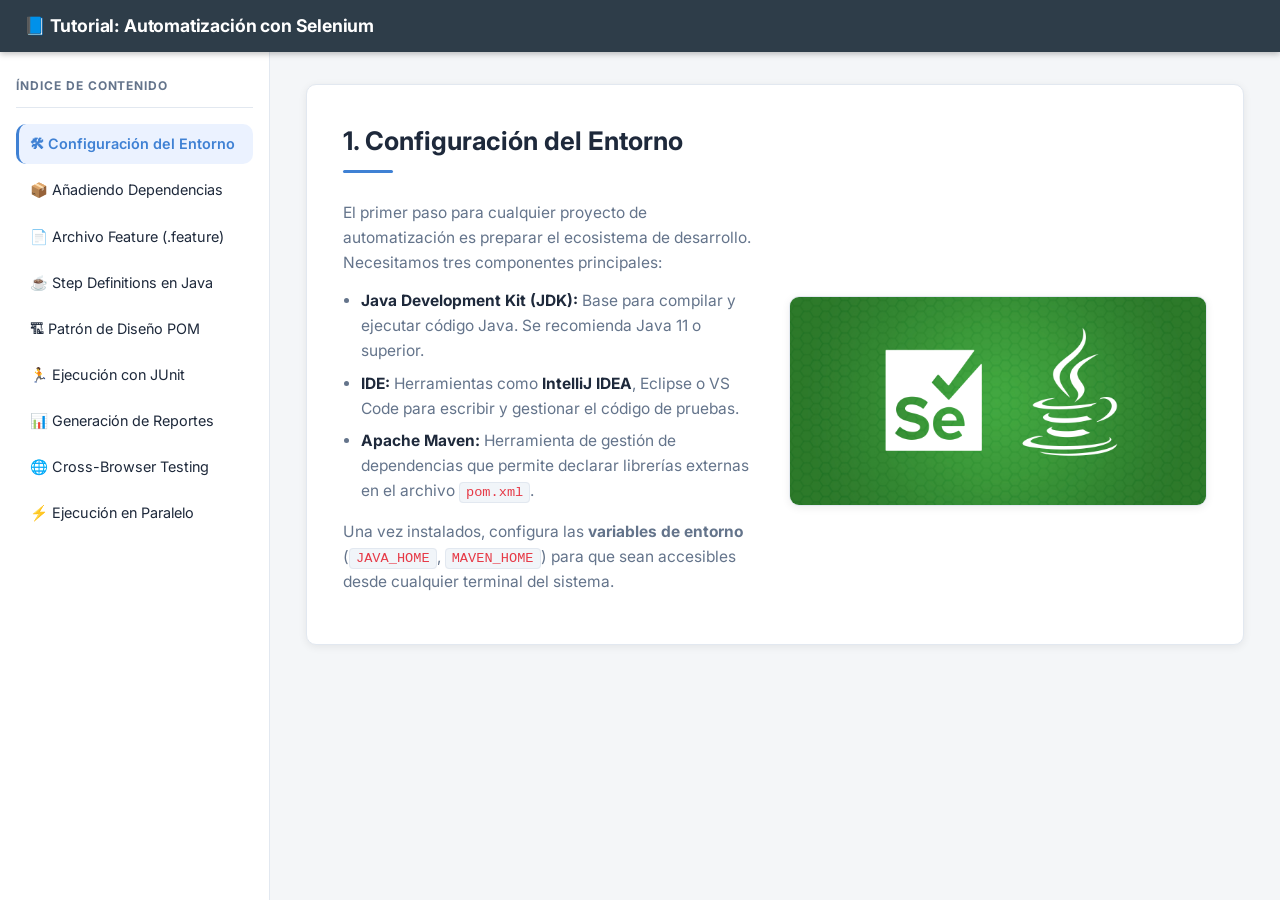
<file: GA6-220501096-AA4-EV01/index.html>
<!DOCTYPE html>
<html lang="es">

<head>
    <meta charset="UTF-8">
    <meta name="viewport" content="width=device-width, initial-scale=1.0">
    <meta name="description"
        content="Tutorial sobre cómo crear un proyecto de automatización con Selenium, Java y Cucumber.">
    <title>Tutorial: Automatización con Selenium</title>
    <link rel="preconnect" href="https://fonts.googleapis.com">
    <link rel="preconnect" href="https://fonts.gstatic.com" crossorigin>
    <link href="https://fonts.googleapis.com/css2?family=Inter:wght@400;500;600;700&display=swap" rel="stylesheet">
    <link rel="stylesheet" href="css/styles.css">
</head>

<body>

    <!-- ===========================
         NAVBAR SUPERIOR (igual al ejemplo de referencia)
    ============================ -->
    <nav class="top-navbar">
        <div class="navbar-brand">📘 Tutorial: Automatización con Selenium</div>
    </nav>

    <!-- ===========================
         LAYOUT PRINCIPAL: SIDEBAR + CONTENIDO
    ============================ -->
    <div class="app-layout">

        <!-- SIDEBAR de navegación fijo a la izquierda -->
        <aside class="sidebar">
            <h3 class="sidebar-title">Índice de Contenido</h3>

            <!-- Lista ordenada requerida por la evidencia -->
            <ol class="sidebar-nav">
                <li>
                    <button class="nav-btn active" onclick="loadView('setup', this)">
                        🛠 Configuración del Entorno
                    </button>
                </li>
                <li>
                    <button class="nav-btn" onclick="loadView('dependencies', this)">
                        📦 Añadiendo Dependencias
                    </button>
                </li>
                <li>
                    <button class="nav-btn" onclick="loadView('features', this)">
                        📄 Archivo Feature (.feature)
                    </button>
                </li>
                <li>
                    <button class="nav-btn" onclick="loadView('steps', this)">
                        ☕ Step Definitions en Java
                    </button>
                </li>
                <li>
                    <button class="nav-btn" onclick="loadView('pom', this)">
                        🏗 Patrón de Diseño POM
                    </button>
                </li>
                <li>
                    <button class="nav-btn" onclick="loadView('junit', this)">
                        🏃 Ejecución con JUnit
                    </button>
                </li>
                <li>
                    <button class="nav-btn" onclick="loadView('reports', this)">
                        📊 Generación de Reportes
                    </button>
                </li>
                <li>
                    <button class="nav-btn" onclick="loadView('crossbrowser', this)">
                        🌐 Cross-Browser Testing
                    </button>
                </li>
                <li>
                    <button class="nav-btn" onclick="loadView('parallel', this)">
                        ⚡ Ejecución en Paralelo
                    </button>
                </li>
            </ol>
        </aside>

        <!-- ÁREA DE CONTENIDO DINÁMICO -->
        <main class="view-container" id="view-container">
            <!-- Las vistas se cargan aquí vía JS -->
        </main>

    </div>

    <!-- Script de navegación (mismo patrón que el ejemplo de referencia) -->
    <script>
        /**
         * Carga dinámicamente una vista HTML dentro del contenedor.
         * @param {string} view   - nombre del archivo en /pages/ (sin .html)
         * @param {HTMLElement} btn - botón presionado para marcar como activo
         */
        function loadView(view, btn) {
            // 1. Actualizar estado activo en el sidebar
            document.querySelectorAll('.nav-btn').forEach(b => b.classList.remove('active'));
            if (btn) btn.classList.add('active');

            // 2. Mostrar indicador de carga
            document.getElementById('view-container').innerHTML =
                '<div class="loading">Cargando sección...</div>';

            // 3. Cargar el HTML mediante fetch
            fetch(`pages/${view}.html`)
                .then(res => {
                    if (!res.ok) throw new Error('No se pudo cargar la vista.');
                    return res.text();
                })
                .then(html => {
                    document.getElementById('view-container').innerHTML = html;
                })
                .catch(err => {
                    document.getElementById('view-container').innerHTML =
                        `<div class="error-msg">❌ Error al cargar la sección.<br><small>${err.message}</small></div>`;
                    console.error('Error cargando vista:', err);
                });
        }

        // Cargar vista inicial al abrir la página
        window.onload = () => loadView('setup', document.querySelector('.nav-btn'));
    </script>

</body>

</html>
</file>
<file: GA6-220501096-AA4-EV01/css/styles.css>
/**
 * CSS: Tutorial Automatización con Selenium
 * Diseño inspirado en el ejemplo de referencia: dark navbar + sidebar + cards limpias
 */

/* =========================================
   1. RESET GLOBAL Y VARIABLES DEL DISEÑO
========================================= */
* {
    margin: 0;
    padding: 0;
    box-sizing: border-box;
}

:root {
    --color-navbar: #2e3d49;
    /* Mismo tono oscuro de la referencia */
    --color-primary: #3f81d4;
    /* Azul de los botones de la referencia */
    --color-danger: #e63946;
    --color-success: #2a9d4a;
    --color-bg: #f4f6f8;
    /* Gris muy claro de fondo */
    --color-white: #ffffff;
    --color-text: #1e293b;
    --color-muted: #64748b;
    --color-border: #e2e8f0;

    /* Sidebar */
    --sidebar-w: 270px;
    --navbar-h: 52px;

    --radius: 10px;
    --shadow: 0 2px 8px rgba(0, 0, 0, 0.07);
    --transition: 0.2s ease;

    /* Code block */
    --code-bg: #1e293b;
    --code-text: #e2e8f0;
}

html {
    scroll-behavior: smooth;
}

body {
    font-family: 'Inter', system-ui, sans-serif;
    background: var(--color-bg);
    color: var(--color-text);
    line-height: 1.6;
    height: 100vh;
    display: flex;
    flex-direction: column;
    overflow: hidden;
    /* El scroll lo maneja la zona de contenido */
}

/* =========================================
   2. NAVBAR SUPERIOR (igual a la referencia)
========================================= */
.top-navbar {
    height: var(--navbar-h);
    background: var(--color-navbar);
    display: flex;
    align-items: center;
    padding: 0 24px;
    flex-shrink: 0;
    /* No encoger nunca */
    box-shadow: 0 2px 6px rgba(0, 0, 0, 0.25);
    position: sticky;
    top: 0;
    z-index: 100;
}

.navbar-brand {
    color: #ffffff;
    font-weight: 700;
    font-size: 1.1rem;
    letter-spacing: -0.01em;
}

/* =========================================
   3. LAYOUT PRINCIPAL: SIDEBAR + CONTENIDO
========================================= */
.app-layout {
    display: flex;
    flex: 1;
    overflow: hidden;
    /* Evita scroll en el body, solo en el contenido */
}

/* =========================================
   4. SIDEBAR LATERAL
========================================= */
.sidebar {
    width: var(--sidebar-w);
    flex-shrink: 0;
    background: var(--color-white);
    border-right: 1px solid var(--color-border);
    padding: 24px 16px;
    overflow-y: auto;
}

.sidebar-title {
    font-size: 0.75rem;
    font-weight: 700;
    text-transform: uppercase;
    letter-spacing: 0.08em;
    color: var(--color-muted);
    margin-bottom: 16px;
    padding-bottom: 12px;
    border-bottom: 1px solid var(--color-border);
}

/* Lista ordenada del sidebar */
.sidebar-nav {
    list-style: none;
    display: flex;
    flex-direction: column;
    gap: 6px;
    padding: 0;
}

.sidebar-nav li {
    width: 100%;
}

/* Los botones de navegación del sidebar */
.nav-btn {
    width: 100%;
    text-align: left;
    background: none;
    border: none;
    padding: 10px 14px;
    border-radius: var(--radius);
    font-size: 0.9rem;
    font-family: 'Inter', sans-serif;
    color: var(--color-text);
    cursor: pointer;
    transition: background var(--transition), color var(--transition);
    line-height: 1.4;
}

.nav-btn:hover {
    background: #f1f5f9;
    color: var(--color-primary);
}

/* Estado activo del botón en el sidebar */
.nav-btn.active {
    background: #ebf2ff;
    color: var(--color-primary);
    font-weight: 600;
    border-left: 3px solid var(--color-primary);
    padding-left: 11px;
}

/* =========================================
   5. ZONA DE CONTENIDO DINÁMICO
========================================= */
.view-container {
    flex: 1;
    overflow-y: auto;
    padding: 32px 36px;
}

/* =========================================
   6. TARJETAS DE CADA SECCIÓN (VISTA)
========================================= */
.topic-card {
    background: var(--color-white);
    border-radius: var(--radius);
    border: 1px solid var(--color-border);
    padding: 36px;
    box-shadow: var(--shadow);
}

/* Título de la tarjeta */
.topic-card h2 {
    font-size: 1.6rem;
    font-weight: 700;
    color: var(--color-text);
    margin-bottom: 8px;
}

/* Separador bajo el título */
.topic-divider {
    height: 3px;
    width: 50px;
    background: var(--color-primary);
    border-radius: 2px;
    margin-bottom: 28px;
}

/* Grid texto + imagen */
.topic-grid {
    display: grid;
    grid-template-columns: 1fr 1fr;
    gap: 28px;
    align-items: center;
}

/* Imagen responsive en su celda */
.topic-image img {
    width: 100%;
    height: auto;
    border-radius: var(--radius);
    border: 1px solid var(--color-border);
    box-shadow: var(--shadow);
}

/* Lista de puntos dentro del texto */
.topic-text ul {
    margin: 12px 0 16px 18px;
}

.topic-text li {
    margin-bottom: 8px;
    font-size: 0.97rem;
    color: var(--color-muted);
}

.topic-text li strong {
    color: var(--color-text);
}

.topic-text p {
    font-size: 0.97rem;
    color: var(--color-muted);
    margin-bottom: 14px;
}

/* Code inline */
p code,
li code {
    background: #f1f5f9;
    color: #e63946;
    padding: 2px 6px;
    border-radius: 4px;
    font-family: 'Fira Code', 'Courier New', monospace;
    font-size: 0.88em;
    border: 1px solid #e2e8f0;
}

/* =========================================
   7. BLOQUES DE CÓDIGO
========================================= */
.code-block {
    background: var(--code-bg);
    border-radius: var(--radius);
    padding: 20px;
    margin-top: 20px;
    overflow-x: auto;
    border: 1px solid #334155;
}

.code-header {
    display: flex;
    justify-content: space-between;
    align-items: center;
    margin-bottom: 14px;
    padding-bottom: 10px;
    border-bottom: 1px solid #334155;
}

.code-filename {
    font-size: 0.8rem;
    color: #94a3b8;
    font-family: 'Fira Code', monospace;
}

.code-block pre {
    margin: 0;
    white-space: pre;
    background: transparent;
    border: none;
    padding: 0;
    box-shadow: none;
}

.code-block code {
    font-family: 'Fira Code', 'Courier New', monospace;
    font-size: 0.88rem;
    color: var(--code-text);
    line-height: 1.7;
    background: none;
    border: none;
    padding: 0;
}

/* =========================================
   8. ESTADOS DE CARGA Y ERROR
========================================= */
.loading {
    display: flex;
    justify-content: center;
    align-items: center;
    height: 200px;
    font-size: 1rem;
    color: var(--color-muted);
}

.error-msg {
    background: #fff5f5;
    border: 1px solid #feb2b2;
    color: var(--color-danger);
    padding: 20px;
    border-radius: var(--radius);
    font-size: 0.95rem;
    line-height: 1.6;
}

/* =========================================
   9. RESPONSIVE
========================================= */
@media (max-width: 860px) {
    .topic-grid {
        grid-template-columns: 1fr;
    }

    .topic-image {
        order: -1;
    }

    .view-container {
        padding: 20px;
    }
}

@media (max-width: 600px) {
    .sidebar {
        width: 220px;
    }

    .topic-card {
        padding: 22px;
    }

    .navbar-brand {
        font-size: 0.95rem;
    }
}
</file>
